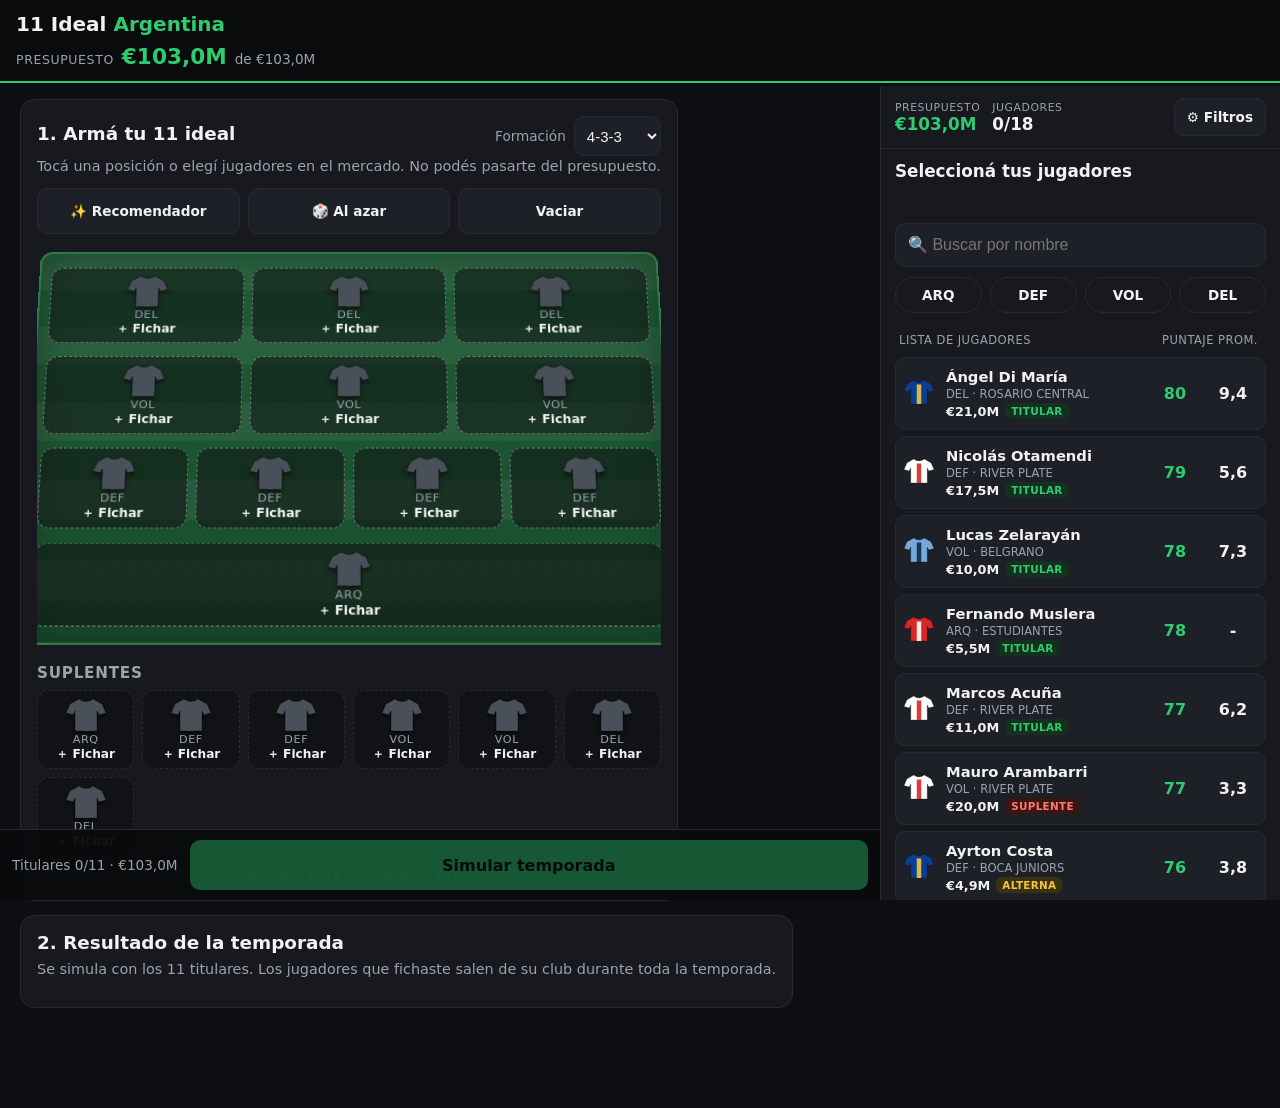
<file: ultimate-web/index.html>
<!doctype html>
<html lang="es">
<head>
  <meta charset="utf-8">
  <meta name="viewport" content="width=device-width, initial-scale=1, viewport-fit=cover">
  <meta name="theme-color" content="#0a0b0d">
  <title>11 Ideal Argentina</title>
  <link rel="stylesheet" href="estilos.css">
</head>
<body>
  <header class="encabezado">
    <h1>11 Ideal <span>Argentina</span></h1>
    <div class="presupuesto">
      <span class="presupuesto-etiqueta">Presupuesto</span>
      <strong id="presupuesto-disponible">€0</strong>
      <span class="presupuesto-total" id="presupuesto-total"></span>
    </div>
  </header>

  <div class="layout">
    <main class="zona-cancha">
      <section class="tarjeta" id="seccion-armado">
        <div class="armado-cabecera">
          <h2>1. Armá tu 11 ideal</h2>
          <label class="formacion">Formación
            <select id="formacion"></select>
          </label>
        </div>
        <p class="ayuda">Tocá una posición o elegí jugadores en el mercado. No podés pasarte del presupuesto.</p>
        <div class="acciones-armado">
          <button type="button" id="abrir-recomendador" class="boton secundario">✨ Recomendador</button>
          <button type="button" id="armar-azar" class="boton secundario">🎲 Al azar</button>
          <button type="button" id="vaciar" class="boton secundario">Vaciar</button>
        </div>
        <div class="escenario">
          <div id="cancha" class="cancha"></div>
        </div>
        <h3>Suplentes</h3>
        <div id="banco" class="banco"></div>
        <p class="progreso" id="progreso"></p>
      </section>

      <section class="tarjeta" id="seccion-torneo">
        <h2>2. Resultado de la temporada</h2>
        <p class="ayuda">Se simula con los 11 titulares. Los jugadores que fichaste salen de su club durante toda la temporada.</p>
        <div id="resultado" class="resultado" hidden></div>
      </section>
    </main>

    <aside class="mercado" id="mercado" aria-label="Mercado de jugadores">
      <div class="mercado-top">
        <div class="mercado-dato"><span>Presupuesto</span><strong id="mercado-presupuesto">€0</strong></div>
        <div class="mercado-dato"><span>Jugadores</span><strong id="mercado-jugadores">0/18</strong></div>
        <button type="button" id="mercado-filtros-btn" class="boton secundario chico">⚙ Filtros</button>
        <button type="button" id="mercado-cerrar" class="boton secundario chico solo-movil">✕</button>
      </div>

      <div id="mercado-vista-lista">
        <h2 id="mercado-titulo">Seleccioná tus jugadores</h2>
        <div id="mercado-ficha"></div>
        <input type="search" id="mercado-buscar" placeholder="🔍 Buscar por nombre" autocomplete="off">
        <div class="chips-pos" id="chips-pos">
          <button type="button" data-pos="ARQ">ARQ</button>
          <button type="button" data-pos="DEF">DEF</button>
          <button type="button" data-pos="VOL">VOL</button>
          <button type="button" data-pos="DEL">DEL</button>
        </div>
        <div class="chips-activos" id="chips-activos"></div>
        <div class="lista-cabecera"><span>Lista de jugadores</span><span>Puntaje</span><span>Prom.</span></div>
        <div id="mercado-lista" class="mercado-lista"></div>
      </div>

      <div id="mercado-vista-filtros" hidden>
        <h2>Filtros</h2>
        <label class="campo">Ordenar por
          <select id="filtro-orden">
            <option value="puntaje">Mayor puntaje</option>
            <option value="valor-asc">Más baratos</option>
            <option value="valor-desc">Más caros</option>
            <option value="relacion">Mejor puntaje por precio</option>
            <option value="goles">Más goleadores</option>
            <option value="asistencias">Más asistencias</option>
            <option value="minutos">Más minutos</option>
            <option value="prom">Mayor promedio (puntos)</option>
            <option value="nombre">Nombre</option>
          </select>
        </label>
        <label class="campo">Club
          <select id="filtro-club"></select>
        </label>
        <div class="campo">Cotización (millones de €)
          <div class="rango">
            <input type="number" id="filtro-min" min="0" step="0.1" placeholder="Mín.">
            <span>a</span>
            <input type="number" id="filtro-max" min="0" step="0.1" placeholder="Máx.">
          </div>
        </div>
        <label class="check"><input type="checkbox" id="filtro-presupuesto"> Dentro del presupuesto</label>
        <div class="acciones">
          <button type="button" id="filtros-borrar" class="boton secundario">Borrar filtros</button>
          <button type="button" id="filtros-aplicar" class="boton principal">Aplicar</button>
        </div>
      </div>
    </aside>
  </div>

  <div class="modal" id="recomendador" hidden>
    <div class="modal-caja">
      <div class="modal-cabecera">
        <button type="button" class="boton enlace" id="rec-atras" hidden>‹</button>
        <strong id="rec-titulo">¿Qué estás necesitando?</strong>
        <button type="button" class="boton enlace" id="rec-cerrar">✕</button>
      </div>
      <p class="ayuda" id="rec-ayuda">El recomendador te ayuda a completar tu equipo.</p>
      <div id="rec-opciones" class="rec-opciones"></div>
    </div>
  </div>

  <div class="barra-inferior">
    <button type="button" id="abrir-mercado" class="boton secundario solo-movil">Mercado</button>
    <span class="barra-progreso" id="progreso-barra">Titulares 0/11</span>
    <button type="button" id="simular" class="boton principal" disabled>Simular temporada</button>
  </div>

  <script src="data/jugadores.js"></script>
  <script src="motor.js"></script>
  <script src="app.js"></script>
</body>
</html>
</file>
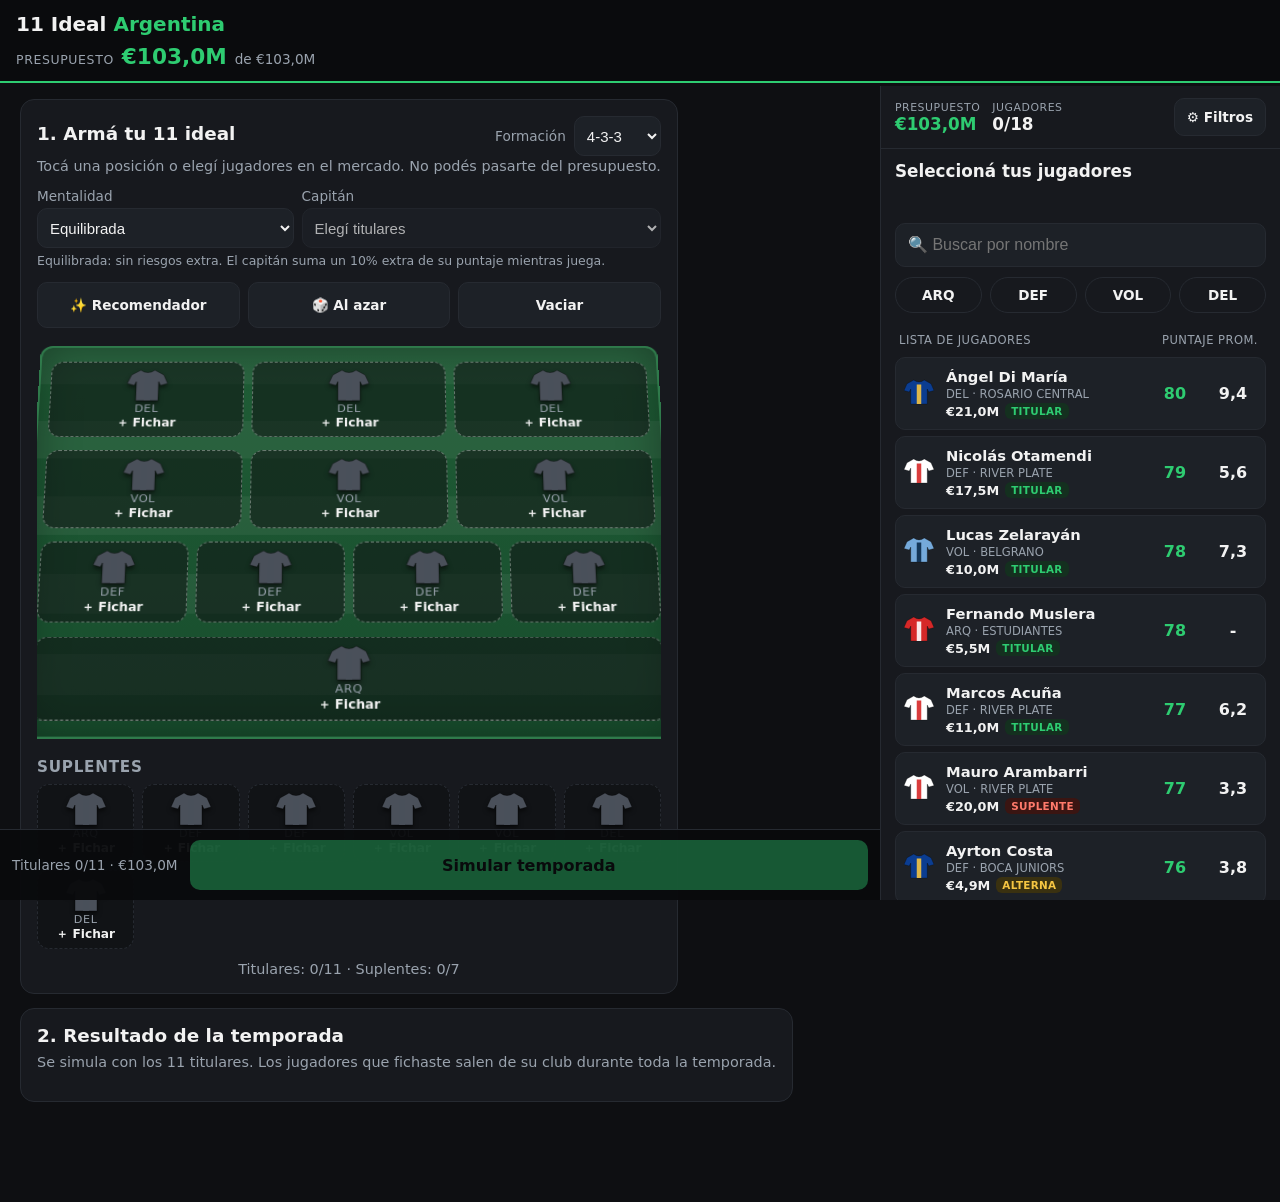
<file: web/index.html>
<!doctype html>
<html lang="es">
<head>
  <meta charset="utf-8">
  <meta name="viewport" content="width=device-width, initial-scale=1, viewport-fit=cover">
  <meta name="theme-color" content="#0a0b0d">
  <title>11 Ideal Argentina</title>
  <link rel="stylesheet" href="estilos.css?v=9">
</head>
<body>
  <header class="encabezado">
    <h1>11 Ideal <span>Argentina</span></h1>
    <div class="presupuesto">
      <span class="presupuesto-etiqueta">Presupuesto</span>
      <strong id="presupuesto-disponible">€0</strong>
      <span class="presupuesto-total" id="presupuesto-total"></span>
    </div>
  </header>

  <div class="layout">
    <main class="zona-cancha">
      <section class="tarjeta" id="seccion-armado">
        <div class="armado-cabecera">
          <h2>1. Armá tu 11 ideal</h2>
          <label class="formacion">Formación
            <select id="formacion"></select>
          </label>
        </div>
        <p class="ayuda">Tocá una posición o elegí jugadores en el mercado. No podés pasarte del presupuesto.</p>
        <div class="tacticas">
          <label class="formacion">Mentalidad
            <select id="mentalidad">
              <option value="defensiva">Defensiva</option>
              <option value="equilibrada" selected>Equilibrada</option>
              <option value="ofensiva">Ofensiva</option>
            </select>
          </label>
          <label class="formacion">Capitán
            <select id="capitan"></select>
          </label>
        </div>
        <p class="ayuda tacticas-ayuda" id="tacticas-ayuda"></p>
        <div class="acciones-armado">
          <button type="button" id="abrir-recomendador" class="boton secundario">✨ Recomendador</button>
          <button type="button" id="armar-azar" class="boton secundario">🎲 Al azar</button>
          <button type="button" id="vaciar" class="boton secundario">Vaciar</button>
        </div>
        <div class="escenario">
          <div id="cancha" class="cancha"></div>
        </div>
        <h3>Suplentes</h3>
        <div id="banco" class="banco"></div>
        <p class="progreso" id="progreso"></p>
      </section>

      <section class="tarjeta" id="seccion-torneo">
        <h2>2. Resultado de la temporada</h2>
        <p class="ayuda">Se simula con los 11 titulares. Los jugadores que fichaste salen de su club durante toda la temporada.</p>
        <div id="resultado" class="resultado" hidden></div>
      </section>
    </main>

    <aside class="mercado" id="mercado" aria-label="Mercado de jugadores">
      <div class="mercado-top">
        <div class="mercado-dato"><span>Presupuesto</span><strong id="mercado-presupuesto">€0</strong></div>
        <div class="mercado-dato"><span>Jugadores</span><strong id="mercado-jugadores">0/18</strong></div>
        <button type="button" id="mercado-filtros-btn" class="boton secundario chico">⚙ Filtros</button>
        <button type="button" id="mercado-cerrar" class="boton secundario chico solo-movil">✕</button>
      </div>

      <div id="mercado-vista-lista">
        <h2 id="mercado-titulo">Seleccioná tus jugadores</h2>
        <div id="mercado-ficha"></div>
        <input type="search" id="mercado-buscar" placeholder="🔍 Buscar por nombre" autocomplete="off">
        <div class="chips-pos" id="chips-pos">
          <button type="button" data-pos="ARQ">ARQ</button>
          <button type="button" data-pos="DEF">DEF</button>
          <button type="button" data-pos="VOL">VOL</button>
          <button type="button" data-pos="DEL">DEL</button>
        </div>
        <div class="chips-activos" id="chips-activos"></div>
        <div class="lista-cabecera"><span>Lista de jugadores</span><span>Puntaje</span><span>Prom.</span></div>
        <div id="mercado-lista" class="mercado-lista"></div>
      </div>

      <div id="mercado-vista-filtros" hidden>
        <h2>Filtros</h2>
        <label class="campo">Ordenar por
          <select id="filtro-orden">
            <option value="puntaje">Mayor puntaje</option>
            <option value="valor-asc">Más baratos</option>
            <option value="valor-desc">Más caros</option>
            <option value="relacion">Mejor puntaje por precio</option>
            <option value="goles">Más goleadores</option>
            <option value="asistencias">Más asistencias</option>
            <option value="minutos">Más minutos</option>
            <option value="prom">Mayor promedio (puntos)</option>
            <option value="nombre">Nombre</option>
          </select>
        </label>
        <label class="campo">Club
          <select id="filtro-club"></select>
        </label>
        <div class="campo">Cotización (millones de €)
          <div class="rango">
            <input type="number" id="filtro-min" min="0" step="0.1" placeholder="Mín.">
            <span>a</span>
            <input type="number" id="filtro-max" min="0" step="0.1" placeholder="Máx.">
          </div>
        </div>
        <label class="check"><input type="checkbox" id="filtro-presupuesto"> Dentro del presupuesto</label>
        <div class="acciones">
          <button type="button" id="filtros-borrar" class="boton secundario">Borrar filtros</button>
          <button type="button" id="filtros-aplicar" class="boton principal">Aplicar</button>
        </div>
      </div>
    </aside>
  </div>

  <div class="modal" id="recomendador" hidden>
    <div class="modal-caja">
      <div class="modal-cabecera">
        <button type="button" class="boton enlace" id="rec-atras" hidden>‹</button>
        <strong id="rec-titulo">¿Qué estás necesitando?</strong>
        <button type="button" class="boton enlace" id="rec-cerrar">✕</button>
      </div>
      <p class="ayuda" id="rec-ayuda">El recomendador te ayuda a completar tu equipo.</p>
      <div id="rec-opciones" class="rec-opciones"></div>
    </div>
  </div>

  <div class="modal" id="ficha-partido" hidden>
    <div class="modal-caja ficha-caja">
      <div class="modal-cabecera">
        <span></span>
        <strong id="ficha-titulo">Partido</strong>
        <button type="button" class="boton enlace" id="ficha-cerrar" aria-label="Cerrar">✕</button>
      </div>
      <div id="ficha-contenido"></div>
    </div>
  </div>

  <div class="barra-inferior">
    <button type="button" id="abrir-mercado" class="boton secundario solo-movil">Mercado</button>
    <span class="barra-progreso" id="progreso-barra">Titulares 0/11</span>
    <button type="button" id="simular" class="boton principal" disabled>Simular temporada</button>
  </div>

  <script src="data/jugadores.js?v=9"></script>
  <script src="motor.js?v=9"></script>
  <script src="relato.js?v=9"></script>
  <script src="app.js?v=9"></script>
</body>
</html>
</file>
<file: ultimate-web/estilos.css>
/* Paleta inspirada en FIFA Index: fondo casi negro, tarjetas grises oscuras y acentos verdes.
   Mobile-first: pensado primero para telefonos (360px+) y escala a escritorio. */
:root {
  --fondo: #0e0f12;
  --tarjeta: #17191e;
  --tarjeta2: #1d2127;
  --borde: #262a31;
  --texto: #f2f2f2;
  --gris: #9aa3ae;
  --verde: #2ecc71;
  --verde-oscuro: #1f8f4f;
  --rojo: #e74c3c;
  --amarillo: #f5c542;
  --radio: 14px;
}

* { box-sizing: border-box; }

html, body {
  margin: 0;
  padding: 0;
  background: var(--fondo);
  color: var(--texto);
  font-family: system-ui, -apple-system, "Segoe UI", Roboto, sans-serif;
  font-size: 16px;
  -webkit-text-size-adjust: 100%;
  -webkit-tap-highlight-color: transparent;
}

body { min-height: 100vh; padding-bottom: env(safe-area-inset-bottom); }

.encabezado {
  position: sticky;
  top: 0;
  z-index: 10;
  background: #0a0b0d;
  color: var(--texto);
  padding: calc(12px + env(safe-area-inset-top)) 16px 12px;
  display: flex;
  flex-direction: column;
  gap: 8px;
  border-bottom: 2px solid var(--verde);
}
.encabezado h1 { margin: 0; font-size: 1.25rem; line-height: 1.2; font-weight: 800; }
.encabezado h1 span { color: var(--verde); font-weight: 700; }

.torneo { display: flex; align-items: center; gap: 8px; font-size: 0.9rem; color: var(--gris); }
.torneo select {
  flex: 1;
  min-height: 44px;
  font-size: 16px;
  border-radius: 10px;
  border: 1px solid var(--borde);
  padding: 0 10px;
  background: var(--tarjeta2);
  color: var(--texto);
}

main {
  padding: 12px;
  display: flex;
  flex-direction: column;
  gap: 14px;
  max-width: 720px;
  margin: 0 auto;
}

.tarjeta {
  background: var(--tarjeta);
  border: 1px solid var(--borde);
  border-radius: var(--radio);
  padding: 16px;
}
.tarjeta h2 { margin: 0 0 6px; font-size: 1.15rem; color: var(--texto); font-weight: 800; }
.tarjeta h3 { margin: 16px 0 8px; font-size: 0.95rem; color: var(--gris); text-transform: uppercase; letter-spacing: 0.05em; }
.ayuda { margin: 0 0 12px; color: var(--gris); font-size: 0.9rem; line-height: 1.4; }

/* Cancha: filas por linea de juego */
.cancha {
  background: linear-gradient(180deg, #1f5d36 0%, #184d2d 100%);
  border: 1px solid var(--borde);
  border-radius: 12px;
  padding: 12px 8px;
  display: flex;
  flex-direction: column;
  gap: 12px;
}
.linea { display: grid; gap: 8px; justify-items: center; }
.linea-DEL { grid-template-columns: repeat(3, 1fr); }
.linea-VOL { grid-template-columns: repeat(3, 1fr); }
.linea-DEF { grid-template-columns: repeat(4, 1fr); }
.linea-ARQ { grid-template-columns: 1fr; }

.casillero {
  width: 100%;
  min-height: 64px;
  border: 1px dashed rgba(255, 255, 255, 0.35);
  border-radius: 12px;
  background: rgba(14, 15, 18, 0.55);
  color: var(--texto);
  font: inherit;
  padding: 6px 4px;
  cursor: pointer;
  display: flex;
  flex-direction: column;
  align-items: center;
  justify-content: center;
  gap: 2px;
  touch-action: manipulation;
}
.casillero.lleno {
  border: 1px solid var(--verde);
  background: var(--tarjeta2);
  color: var(--texto);
}
.casillero .pos { font-size: 0.7rem; letter-spacing: 0.05em; color: var(--gris); }
.casillero .nombre {
  font-size: 0.8rem;
  font-weight: 700;
  line-height: 1.15;
  text-align: center;
  overflow-wrap: anywhere;
}
.casillero .puntos { font-size: 0.75rem; color: var(--verde); font-weight: 700; }

.banco {
  display: grid;
  grid-template-columns: repeat(auto-fit, minmax(96px, 1fr));
  gap: 8px;
}
.banco .casillero { min-height: 56px; border-color: var(--borde); }
.banco .casillero.lleno { border-color: var(--verde-oscuro); }

.progreso { margin: 12px 0 0; font-size: 0.9rem; color: var(--gris); text-align: center; }

/* Botones: area tactil minima de 44px */
.boton {
  min-height: 48px;
  padding: 0 18px;
  border: none;
  border-radius: 10px;
  font: inherit;
  font-weight: 700;
  cursor: pointer;
  touch-action: manipulation;
  width: 100%;
}
.boton:disabled { opacity: 0.4; cursor: not-allowed; }
.boton.principal { background: var(--verde); color: #0a0b0d; }
.boton.secundario { background: var(--tarjeta2); color: var(--texto); border: 1px solid var(--borde); }
.boton.enlace { background: transparent; color: var(--verde); text-decoration: underline; min-height: 40px; margin-top: 8px; }

.acciones { display: grid; grid-template-columns: 1fr; gap: 10px; margin-top: 14px; }

/* Ruleta */
.ruleta {
  background: var(--tarjeta2);
  color: var(--texto);
  border-radius: 14px;
  padding: 26px 12px;
  text-align: center;
  min-height: 120px;
  display: flex;
  flex-direction: column;
  justify-content: center;
  gap: 6px;
  border: 1px solid var(--borde);
}
.ruleta-nombre { font-size: 1.35rem; font-weight: 700; overflow-wrap: anywhere; }
.ruleta-detalle { font-size: 0.9rem; color: var(--gris); }
.ruleta.girando .ruleta-nombre { filter: blur(0.5px); }

/* Ficha de jugador estilo FIFA Index (fondo oscuro, valoraciones verdes) */
.ficha-visor {
  background: #0a0b0d;
  border: 1px solid var(--borde);
  color: var(--texto);
  text-align: left;
  padding: 18px 16px;
  min-height: 0;
}
.ficha { display: flex; flex-direction: column; gap: 6px; }
.ficha-nombre { font-size: 1.6rem; font-weight: 800; line-height: 1.1; overflow-wrap: anywhere; }
.ficha-linea { display: flex; align-items: center; gap: 8px; font-size: 0.9rem; color: var(--gris); }
.ficha-pos { color: var(--texto); font-weight: 600; }
.ficha-sigla { background: var(--tarjeta2); border-radius: 6px; padding: 2px 8px; font-size: 0.75rem; letter-spacing: 0.04em; }
.ficha-equipo { color: #d7dce3; }
.ficha-valores { display: flex; gap: 22px; margin-top: 10px; }
.ficha-valores > div { display: flex; flex-direction: column; }
.ficha-etiqueta { font-size: 0.72rem; color: var(--gris); text-transform: uppercase; letter-spacing: 0.06em; }
.ficha-numero { font-size: 2.4rem; font-weight: 800; color: var(--verde); line-height: 1.05; }
.ficha-datos {
  display: grid;
  grid-template-columns: repeat(4, 1fr);
  gap: 8px;
  margin-top: 12px;
  padding-top: 12px;
  border-top: 1px solid var(--borde);
}
.ficha-datos > div { display: flex; flex-direction: column; font-size: 0.78rem; color: var(--gris); }
.ficha-datos strong { color: var(--texto); font-size: 1.05rem; }

/* Resultado */
.resumen {
  background: var(--tarjeta2);
  border: 1px solid var(--borde);
  border-radius: var(--radio);
  padding: 16px;
  text-align: center;
  margin-bottom: 12px;
}
.resumen .grande { font-size: 1.6rem; font-weight: 800; color: var(--verde); }
.resumen .sub { color: var(--gris); margin-top: 4px; }

.tabla-wrap {
  overflow-x: auto;
  -webkit-overflow-scrolling: touch;
  border-radius: 10px;
  border: 1px solid var(--borde);
  margin-bottom: 12px;
}
table { border-collapse: collapse; width: 100%; min-width: 520px; font-size: 0.85rem; }
th, td { padding: 8px 6px; text-align: right; white-space: nowrap; border-bottom: 1px solid var(--borde); }
th { background: var(--tarjeta2); position: sticky; top: 0; color: var(--gris); font-weight: 700; }
td { background: var(--tarjeta); }
td.equipo, th.equipo { text-align: left; position: sticky; left: 0; z-index: 1; }
th.equipo { background: var(--tarjeta2); }
tr.nosotros td { background: #14301f; font-weight: 700; color: var(--verde); }
tr.clasifica td.pos { border-left: 3px solid var(--verde); }
tr.no-clasifica td.pos { border-left: 3px solid transparent; }

.cuadro h3 { margin: 14px 0 6px; font-size: 0.95rem; color: var(--verde); }
.llave {
  border: 1px solid var(--borde);
  background: var(--tarjeta2);
  border-radius: 10px;
  padding: 10px;
  margin-bottom: 8px;
  font-size: 0.9rem;
  line-height: 1.4;
}
.llave .gana { font-weight: 700; color: var(--verde); }
.llave .detalle { color: var(--gris); font-size: 0.8rem; }
.llave.nosotros { border-color: var(--verde); }

.pie {
  text-align: center;
  color: var(--gris);
  font-size: 0.78rem;
  padding: 12px 16px 24px;
  line-height: 1.4;
}

[hidden] { display: none !important; }

/* Modos de simulacion y simulacion lenta */
.modos { display: grid; grid-template-columns: 1fr 1fr; gap: 8px; margin-bottom: 12px; }
.modos .boton { min-height: 46px; font-size: 0.9rem; }
.navegacion {
  display: grid;
  grid-template-columns: auto 1fr auto;
  gap: 8px;
  align-items: center;
  margin: 8px 0 12px;
  text-align: center;
}
.navegacion .boton { width: auto; min-height: 44px; padding: 0 12px; font-size: 0.85rem; }
.navegacion strong { font-size: 0.95rem; color: var(--texto); }
.partido {
  border: 1px solid var(--borde);
  background: var(--tarjeta2);
  border-radius: 10px;
  padding: 10px;
  margin-bottom: 8px;
  font-size: 0.9rem;
}
.partido.nosotros { border-color: var(--verde); }
.partido .marcador { font-weight: 600; margin-bottom: 6px; overflow-wrap: anywhere; }
.partido .detalle { color: var(--gris); font-size: 0.8rem; margin-top: 6px; }
.evento { font-size: 0.85rem; padding: 3px 0; border-bottom: 1px dotted var(--borde); }
.evento .equipo-ev { color: var(--gris); font-size: 0.78rem; }
.sin-eventos { color: var(--gris); font-size: 0.8rem; font-style: italic; }

/* Escritorio: dos columnas para armado y torneo */
@media (min-width: 900px) {
  main { max-width: 1100px; display: grid; grid-template-columns: 1fr 1fr; align-items: start; }
  #seccion-ruleta { grid-column: 1 / -1; }
  #seccion-torneo { grid-column: 2; }
  #seccion-armado { grid-column: 1; }
  .acciones { grid-template-columns: 1fr 1fr; }
  .casillero { min-height: 72px; }
}

/* Modos de juego y vista 2.5D de la cancha */
.modos-juego { display: grid; grid-template-columns: repeat(3, 1fr); gap: 8px; }
.modos-juego .boton { flex-direction: column; min-height: 58px; font-size: 0.9rem; }
.modos-juego .boton span { display: block; font-size: 0.7rem; font-weight: 500; color: var(--gris); margin-top: 2px; }
.modos-juego .boton.activo { background: var(--verde); color: #0a0b0d; border-color: var(--verde); }
.modos-juego .boton.activo span { color: #0a0b0d; opacity: 0.75; }

#panel-equipo { margin-top: 12px; display: flex; flex-direction: column; gap: 10px; }
/* Plantel en columnas: sin scroll interno; la pagina se desplaza sola */
.lista-equipo {
  display: grid;
  grid-template-columns: repeat(2, minmax(0, 1fr));
  gap: 6px;
}
@media (min-width: 900px) {
  .lista-equipo { grid-template-columns: repeat(3, minmax(0, 1fr)); }
}
.fila-jugador {
  display: grid;
  grid-template-columns: 52px 1fr auto;
  align-items: center;
  gap: 10px;
  min-height: 44px;
  padding: 0 12px;
  border-radius: 8px;
  border: 1px solid var(--borde);
  background: var(--tarjeta2);
  color: var(--texto);
  font: inherit;
  text-align: left;
  cursor: pointer;
}
.fila-jugador.activa { border-color: var(--verde); background: #14301f; }
.fila-pos { font-size: 0.75rem; color: var(--gris); font-weight: 700; }
.fila-nombre { font-weight: 600; overflow-wrap: anywhere; }
.fila-grl { color: var(--verde); font-weight: 800; }

/* Escenario 2.5D: la cancha se inclina en perspectiva como en Ultimate 11 */
.escenario { perspective: 900px; padding: 4px 0 10px; }
.cancha {
  transform: rotateX(16deg);
  transform-origin: 50% 0%;
  background:
    linear-gradient(180deg, rgba(255,255,255,0.05) 0 50%, transparent 50%) 0 0 / 100% 20%,
    linear-gradient(180deg, #1f5d36 0%, #184d2d 100%);
  border: 2px solid #2f7a4b;
  box-shadow: inset 0 0 40px rgba(0,0,0,0.35);
  padding: 14px 10px;
}
.cancha::before {
  content: "";
  position: absolute;
  inset: 0;
  pointer-events: none;
}
.cancha { position: relative; }
.linea { gap: 10px; }
.casillero { min-height: 74px; }
.camiseta-wrap { display: block; width: 34px; height: 30px; }
.camiseta { width: 100%; height: 100%; filter: drop-shadow(0 3px 2px rgba(0,0,0,0.5)); }
.casillero .pos { margin-top: -2px; }

/* Ajustes de diseno: modo de juego a todo el ancho, cancha contenida, camisetas erguidas,
   y barra inferior fija con el boton de simular. */
@media (min-width: 900px) {
  #seccion-modos { grid-column: 1 / -1; }
}
.escenario { padding: 6px 4px 12px; overflow: hidden; }
.cancha { transform: rotateX(10deg); width: 100%; }
.cancha .casillero { transform: rotateX(-10deg); }
.camiseta-wrap { width: 40px; height: 36px; }
main { padding-bottom: 96px; }
.barra-inferior {
  position: fixed;
  left: 0;
  right: 0;
  bottom: 0;
  z-index: 20;
  display: flex;
  align-items: center;
  gap: 12px;
  padding: 10px 12px calc(10px + env(safe-area-inset-bottom));
  background: rgba(10, 11, 13, 0.96);
  border-top: 1px solid var(--borde);
}
.barra-progreso { font-size: 0.85rem; color: var(--gris); white-space: nowrap; }
.barra-inferior .boton { width: auto; flex: 1; min-height: 50px; }

/* Orden del plantel: posicion o puntaje */
.orden-plantel { display: grid; grid-template-columns: 1fr 1fr; gap: 8px; }
.orden-plantel .boton { min-height: 40px; font-size: 0.85rem; }
.orden-plantel .boton.activo { background: var(--verde); color: #0a0b0d; border-color: var(--verde); }

/* Presupuesto en el encabezado */
.presupuesto { display: flex; align-items: baseline; gap: 8px; flex-wrap: wrap; }
.presupuesto-etiqueta { font-size: 0.78rem; color: var(--gris); text-transform: uppercase; letter-spacing: 0.05em; }
.presupuesto strong { font-size: 1.35rem; color: var(--verde); font-weight: 800; }
.presupuesto strong.negativo { color: var(--rojo); }
.presupuesto-total { font-size: 0.85rem; color: var(--gris); }

/* Mercado */
.mercado-cabecera { display: flex; align-items: center; justify-content: space-between; gap: 8px; }
.mercado-cabecera .boton.enlace { width: auto; margin: 0; }
#mercado-ficha { margin: 10px 0 12px; }
.mercado-filtros { display: grid; grid-template-columns: 1fr; gap: 8px; margin-bottom: 8px; }
.mercado-filtros input, .mercado-filtros select {
  min-height: 44px;
  font-size: 16px;
  border-radius: 10px;
  border: 1px solid var(--borde);
  padding: 0 10px;
  background: var(--tarjeta2);
  color: var(--texto);
}
.fila-mercado { grid-template-columns: 40px 1fr auto; }
.fila-mercado .fila-nombre small { display: block; font-size: 0.72rem; color: var(--gris); font-weight: 500; }
.fila-valor { font-weight: 700; color: var(--texto); font-size: 0.85rem; }
.fila-jugador.caro { opacity: 0.45; }
.fila-jugador.caro .fila-valor { color: var(--rojo); }
@media (min-width: 700px) {
  .mercado-filtros { grid-template-columns: 2fr 1.5fr 1fr; }
}

/* Simulacion lenta: partido en vivo */
.vivo { display: flex; flex-direction: column; gap: 10px; }
.vivo-cabecera { display: flex; justify-content: space-between; align-items: center; color: var(--gris); font-size: 0.85rem; }
.vivo-cabecera strong { color: var(--texto); font-size: 1rem; }
.vivo-marcador {
  display: grid;
  grid-template-columns: 1fr auto 1fr;
  align-items: center;
  gap: 10px;
  background: #0a0b0d;
  border: 1px solid var(--borde);
  border-radius: 12px;
  padding: 14px 10px;
  text-align: center;
}
.vivo-equipo { font-weight: 700; overflow-wrap: anywhere; }
.vivo-equipo.nuestro { color: var(--verde); }
.vivo-goles { font-size: 1.9rem; font-weight: 800; letter-spacing: 0.04em; }
.vivo-reloj { text-align: center; font-size: 1.1rem; font-weight: 800; color: var(--verde); }
.vivo-velocidad, .vivo-acciones { display: grid; grid-template-columns: repeat(3, 1fr); gap: 8px; }
.vivo-velocidad .boton, .vivo-acciones .boton { min-height: 44px; font-size: 0.85rem; padding: 0 8px; }
.vivo-relato {
  background: var(--tarjeta2);
  border: 1px solid var(--borde);
  border-radius: 10px;
  padding: 8px 12px;
  max-height: 340px;
  overflow-y: auto;
}
.evento.gol { color: var(--verde); font-weight: 700; }
.evento.roja { color: var(--rojo); font-weight: 700; }
.evento.final, .evento.inicio, .evento.pausa { color: var(--gris); font-style: italic; }

/* Lista del mercado: una columna en celular, mas columnas en pantallas anchas */
#mercado-lista { grid-template-columns: 1fr; }
@media (min-width: 700px) { #mercado-lista { grid-template-columns: repeat(2, minmax(0, 1fr)); } }
@media (min-width: 1100px) { #mercado-lista { grid-template-columns: repeat(3, minmax(0, 1fr)); } }

/* Nombres sin cortes a mitad de palabra */
.casillero .nombre, .fila-nombre {
  overflow-wrap: normal;
  word-break: normal;
  hyphens: none;
}
.casillero .nombre { font-size: 0.76rem; line-height: 1.15; }
@media (max-width: 420px) {
  .casillero .nombre { font-size: 0.7rem; }
  .casillero .puntos { font-size: 0.68rem; }
}
/* Mercado: columnas con ancho minimo para que el nombre entre completo */
#mercado-lista { grid-template-columns: repeat(auto-fill, minmax(260px, 1fr)); }
.fila-mercado .fila-nombre { min-width: 0; }

/* Botones de armado rapido */
.acciones-armado { display: grid; grid-template-columns: 2fr 1fr; gap: 8px; margin-bottom: 12px; }
.acciones-armado .boton { min-height: 46px; }

/* =====================================================================
   DISEÑO NUEVO: dos diseños distintos
   - App (celular, < 900px): cancha a pantalla completa, mercado como panel
     que sube desde abajo, barra inferior con "Mercado" y "Simular".
   - Escritorio (>= 900px): cancha a la izquierda y mercado fijo a la derecha.
   ===================================================================== */
.layout main.zona-cancha {
  display: flex;
  flex-direction: column;
  gap: 14px;
  max-width: none;
  margin: 0;
  padding: 12px 12px 100px;
}
.armado-cabecera { display: flex; align-items: center; justify-content: space-between; gap: 10px; flex-wrap: wrap; }
.formacion { display: flex; align-items: center; gap: 8px; color: var(--gris); font-size: 0.85rem; }
.formacion select {
  min-height: 40px; border-radius: 10px; border: 1px solid var(--borde);
  background: var(--tarjeta2); color: var(--texto); font-size: 15px; padding: 0 8px;
}
.acciones-armado { grid-template-columns: repeat(3, 1fr); }
.casillero.activo { outline: 2px solid var(--verde); outline-offset: 2px; }
.linea { display: grid; gap: 8px; }

/* Mercado (comun a los dos diseños) */
.mercado { background: var(--tarjeta); border-left: 1px solid var(--borde); display: flex; flex-direction: column; }
.mercado-top {
  display: flex; align-items: center; gap: 12px; padding: 12px 14px;
  border-bottom: 1px solid var(--borde); position: sticky; top: 0; background: var(--tarjeta); z-index: 2;
}
.mercado-dato { display: flex; flex-direction: column; }
.mercado-dato span { font-size: 0.68rem; color: var(--gris); text-transform: uppercase; letter-spacing: 0.05em; }
.mercado-dato strong { font-size: 1.05rem; }
.mercado-dato:first-child strong { color: var(--verde); }
.boton.chico { width: auto; min-height: 38px; padding: 0 12px; font-size: 0.85rem; margin-left: auto; }
.mercado-top .boton.chico + .boton.chico { margin-left: 0; }
#mercado-vista-lista, #mercado-vista-filtros { padding: 12px 14px 20px; display: flex; flex-direction: column; gap: 10px; }
.mercado h2 { margin: 0; font-size: 1.05rem; }
#mercado-buscar {
  min-height: 44px; font-size: 16px; border-radius: 10px; border: 1px solid var(--borde);
  padding: 0 12px; background: var(--tarjeta2); color: var(--texto);
}
.chips-pos { display: grid; grid-template-columns: repeat(4, 1fr); gap: 8px; }
.chips-pos button {
  min-height: 36px; border-radius: 999px; border: 1px solid var(--borde); background: transparent;
  color: var(--texto); font: inherit; font-size: 0.85rem; font-weight: 700; cursor: pointer;
}
.chips-pos button.activo { background: var(--verde); color: #0a0b0d; border-color: var(--verde); }
.chips-activos { display: flex; flex-wrap: wrap; gap: 6px; }
.chip {
  border: none; border-radius: 999px; padding: 6px 10px; font: inherit; font-size: 0.78rem;
  background: #14301f; color: var(--verde); cursor: pointer;
}
.lista-cabecera {
  display: grid; grid-template-columns: 1fr 52px 48px; font-size: 0.72rem; color: var(--gris);
  text-transform: uppercase; letter-spacing: 0.04em; padding: 0 4px;
}
.lista-cabecera span:not(:first-child) { text-align: center; }
.mercado-lista { display: flex; flex-direction: column; gap: 6px; }
.fila-gdt {
  display: grid; grid-template-columns: 34px 1fr 52px 48px; align-items: center; gap: 8px;
  padding: 10px 8px; border-radius: 10px; border: 1px solid var(--borde); background: var(--tarjeta2);
  color: var(--texto); font: inherit; text-align: left; cursor: pointer; width: 100%;
}
.fila-gdt.activa { border-color: var(--verde); background: #14301f; }
.fila-gdt.caro { opacity: 0.45; }
.fila-info { display: flex; flex-direction: column; gap: 2px; min-width: 0; }
.fila-info strong { font-size: 0.92rem; overflow-wrap: normal; word-break: normal; }
.fila-info small { font-size: 0.72rem; color: var(--gris); text-transform: uppercase; }
.fila-precio { font-size: 0.8rem; font-weight: 700; display: flex; align-items: center; gap: 6px; flex-wrap: wrap; }
.fila-num { text-align: center; font-weight: 800; }
.fila-num.verde { color: var(--verde); }
.camiseta-mini { width: 30px; height: 28px; }
.badge { font-size: 0.65rem; font-weight: 800; padding: 2px 6px; border-radius: 6px; text-transform: uppercase; letter-spacing: 0.03em; }
.badge.verde { background: #14301f; color: var(--verde); }
.badge.amarillo { background: #3a3110; color: var(--amarillo); }
.badge.rojo { background: #3a1512; color: #ff7a6b; }
.badge.gris { background: #22262c; color: var(--gris); }
.campo { display: flex; flex-direction: column; gap: 6px; font-size: 0.85rem; color: var(--gris); }
.campo select, .rango input {
  min-height: 44px; border-radius: 10px; border: 1px solid var(--borde); background: var(--tarjeta2);
  color: var(--texto); font-size: 16px; padding: 0 10px;
}
.rango { display: grid; grid-template-columns: 1fr auto 1fr; align-items: center; gap: 8px; }
.check { display: flex; align-items: center; gap: 8px; color: var(--texto); font-size: 0.9rem; }
.check input { width: 20px; height: 20px; accent-color: var(--verde); }
#mercado-vista-filtros .acciones { grid-template-columns: 1fr 1fr; }

/* Recomendador (modal) */
.modal {
  position: fixed; inset: 0; background: rgba(0,0,0,0.65); z-index: 50;
  display: flex; align-items: center; justify-content: center; padding: 16px;
}
.modal-caja {
  width: 100%; max-width: 440px; background: var(--tarjeta); border: 1px solid var(--borde);
  border-radius: 16px; padding: 16px; max-height: 90vh; overflow-y: auto;
}
.modal-cabecera { display: grid; grid-template-columns: 40px 1fr 40px; align-items: center; text-align: center; }
.modal-cabecera .boton.enlace { width: auto; margin: 0; text-decoration: none; font-size: 1.2rem; }
.rec-opciones { display: flex; flex-direction: column; gap: 8px; }
.rec-opcion {
  min-height: 52px; border-radius: 12px; border: 1px solid var(--borde); background: var(--tarjeta2);
  color: var(--verde); font: inherit; font-weight: 700; cursor: pointer; display: flex; flex-direction: column;
  align-items: center; justify-content: center; gap: 2px;
}
.rec-opcion small { color: var(--gris); font-weight: 500; font-size: 0.75rem; }

/* ---------- Diseño APP (celular y tablet chica) ---------- */
@media (max-width: 899px) {
  .layout { display: block; }
  .mercado {
    position: fixed; left: 0; right: 0; bottom: 0; height: 88vh; z-index: 40;
    border-left: none; border-top: 1px solid var(--borde); border-radius: 18px 18px 0 0;
    transform: translateY(102%); transition: transform 0.25s ease; overflow-y: auto;
    box-shadow: 0 -10px 30px rgba(0,0,0,0.5);
  }
  body.mercado-abierto .mercado { transform: translateY(0); }
  body.mercado-abierto { overflow: hidden; }
  .barra-inferior .solo-movil { display: inline-flex; align-items: center; justify-content: center; width: auto; flex: 0 0 auto; padding: 0 14px; }
  .barra-progreso { display: none; }
}

/* ---------- Diseño ESCRITORIO ---------- */
@media (min-width: 900px) {
  .solo-movil { display: none !important; }
  .layout { display: grid; grid-template-columns: minmax(0, 1fr) 400px; align-items: start; }
  .mercado {
    position: sticky; top: var(--alto-encabezado, 86px); height: calc(100vh - var(--alto-encabezado, 86px));
    overflow-y: auto;
  }
  .layout main.zona-cancha { padding: 16px 20px 100px; }
  .barra-inferior { right: 400px; }
  .escenario { max-width: 760px; margin: 0 auto; width: 100%; }
}
.solo-movil { display: none; }
@media (max-width: 899px) { .solo-movil { display: inline-flex; } }
.acciones-armado .boton { white-space: nowrap; font-size: 0.85rem; padding: 0 8px; display: flex; align-items: center; justify-content: center; gap: 4px; }
</file>
<file: web/estilos.css>
/* Paleta inspirada en FIFA Index: fondo casi negro, tarjetas grises oscuras y acentos verdes.
   Mobile-first: pensado primero para telefonos (360px+) y escala a escritorio. */
:root {
  --fondo: #0e0f12;
  --tarjeta: #17191e;
  --tarjeta2: #1d2127;
  --borde: #262a31;
  --texto: #f2f2f2;
  --gris: #9aa3ae;
  --verde: #2ecc71;
  --verde-oscuro: #1f8f4f;
  --rojo: #e74c3c;
  --amarillo: #f5c542;
  --radio: 14px;
}

* { box-sizing: border-box; }

html, body {
  margin: 0;
  padding: 0;
  background: var(--fondo);
  color: var(--texto);
  font-family: system-ui, -apple-system, "Segoe UI", Roboto, sans-serif;
  font-size: 16px;
  -webkit-text-size-adjust: 100%;
  -webkit-tap-highlight-color: transparent;
}

body { min-height: 100vh; padding-bottom: env(safe-area-inset-bottom); }

.encabezado {
  position: sticky;
  top: 0;
  z-index: 10;
  background: #0a0b0d;
  color: var(--texto);
  padding: calc(12px + env(safe-area-inset-top)) 16px 12px;
  display: flex;
  flex-direction: column;
  gap: 8px;
  border-bottom: 2px solid var(--verde);
}
.encabezado h1 { margin: 0; font-size: 1.25rem; line-height: 1.2; font-weight: 800; }
.encabezado h1 span { color: var(--verde); font-weight: 700; }

.torneo { display: flex; align-items: center; gap: 8px; font-size: 0.9rem; color: var(--gris); }
.torneo select {
  flex: 1;
  min-height: 44px;
  font-size: 16px;
  border-radius: 10px;
  border: 1px solid var(--borde);
  padding: 0 10px;
  background: var(--tarjeta2);
  color: var(--texto);
}

main {
  padding: 12px;
  display: flex;
  flex-direction: column;
  gap: 14px;
  max-width: 720px;
  margin: 0 auto;
}

.tarjeta {
  background: var(--tarjeta);
  border: 1px solid var(--borde);
  border-radius: var(--radio);
  padding: 16px;
}
.tarjeta h2 { margin: 0 0 6px; font-size: 1.15rem; color: var(--texto); font-weight: 800; }
.tarjeta h3 { margin: 16px 0 8px; font-size: 0.95rem; color: var(--gris); text-transform: uppercase; letter-spacing: 0.05em; }
.ayuda { margin: 0 0 12px; color: var(--gris); font-size: 0.9rem; line-height: 1.4; }

/* Cancha: filas por linea de juego */
.cancha {
  background: linear-gradient(180deg, #1f5d36 0%, #184d2d 100%);
  border: 1px solid var(--borde);
  border-radius: 12px;
  padding: 12px 8px;
  display: flex;
  flex-direction: column;
  gap: 12px;
}
.linea { display: grid; gap: 8px; justify-items: center; }
.linea-DEL { grid-template-columns: repeat(3, 1fr); }
.linea-VOL { grid-template-columns: repeat(3, 1fr); }
.linea-DEF { grid-template-columns: repeat(4, 1fr); }
.linea-ARQ { grid-template-columns: 1fr; }

.casillero {
  width: 100%;
  min-height: 64px;
  border: 1px dashed rgba(255, 255, 255, 0.35);
  border-radius: 12px;
  background: rgba(14, 15, 18, 0.55);
  color: var(--texto);
  font: inherit;
  padding: 6px 4px;
  cursor: pointer;
  display: flex;
  flex-direction: column;
  align-items: center;
  justify-content: center;
  gap: 2px;
  touch-action: manipulation;
}
.casillero.lleno {
  border: 1px solid var(--verde);
  background: var(--tarjeta2);
  color: var(--texto);
}
.casillero .pos { font-size: 0.7rem; letter-spacing: 0.05em; color: var(--gris); }
.casillero .nombre {
  font-size: 0.8rem;
  font-weight: 700;
  line-height: 1.15;
  text-align: center;
  overflow-wrap: anywhere;
}
.casillero .puntos { font-size: 0.75rem; color: var(--verde); font-weight: 700; }

.banco {
  display: grid;
  grid-template-columns: repeat(auto-fit, minmax(96px, 1fr));
  gap: 8px;
}
.banco .casillero { min-height: 56px; border-color: var(--borde); }
.banco .casillero.lleno { border-color: var(--verde-oscuro); }

.progreso { margin: 12px 0 0; font-size: 0.9rem; color: var(--gris); text-align: center; }

/* Botones: area tactil minima de 44px */
.boton {
  min-height: 48px;
  padding: 0 18px;
  border: none;
  border-radius: 10px;
  font: inherit;
  font-weight: 700;
  cursor: pointer;
  touch-action: manipulation;
  width: 100%;
}
.boton:disabled { opacity: 0.4; cursor: not-allowed; }
.boton.principal { background: var(--verde); color: #0a0b0d; }
.boton.secundario { background: var(--tarjeta2); color: var(--texto); border: 1px solid var(--borde); }
.boton.enlace { background: transparent; color: var(--verde); text-decoration: underline; min-height: 40px; margin-top: 8px; }

.acciones { display: grid; grid-template-columns: 1fr; gap: 10px; margin-top: 14px; }

/* Ruleta */
.ruleta {
  background: var(--tarjeta2);
  color: var(--texto);
  border-radius: 14px;
  padding: 26px 12px;
  text-align: center;
  min-height: 120px;
  display: flex;
  flex-direction: column;
  justify-content: center;
  gap: 6px;
  border: 1px solid var(--borde);
}
.ruleta-nombre { font-size: 1.35rem; font-weight: 700; overflow-wrap: anywhere; }
.ruleta-detalle { font-size: 0.9rem; color: var(--gris); }
.ruleta.girando .ruleta-nombre { filter: blur(0.5px); }

/* Ficha de jugador estilo FIFA Index (fondo oscuro, valoraciones verdes) */
.ficha-visor {
  background: #0a0b0d;
  border: 1px solid var(--borde);
  color: var(--texto);
  text-align: left;
  padding: 18px 16px;
  min-height: 0;
}
.ficha { display: flex; flex-direction: column; gap: 6px; }
.ficha-nombre { font-size: 1.6rem; font-weight: 800; line-height: 1.1; overflow-wrap: anywhere; }
.ficha-linea { display: flex; align-items: center; gap: 8px; font-size: 0.9rem; color: var(--gris); }
.ficha-pos { color: var(--texto); font-weight: 600; }
.ficha-sigla { background: var(--tarjeta2); border-radius: 6px; padding: 2px 8px; font-size: 0.75rem; letter-spacing: 0.04em; }
.ficha-equipo { color: #d7dce3; }
.ficha-valores { display: flex; gap: 22px; margin-top: 10px; }
.ficha-valores > div { display: flex; flex-direction: column; }
.ficha-etiqueta { font-size: 0.72rem; color: var(--gris); text-transform: uppercase; letter-spacing: 0.06em; }
.ficha-numero { font-size: 2.4rem; font-weight: 800; color: var(--verde); line-height: 1.05; }
.ficha-datos {
  display: grid;
  grid-template-columns: repeat(4, 1fr);
  gap: 8px;
  margin-top: 12px;
  padding-top: 12px;
  border-top: 1px solid var(--borde);
}
.ficha-datos > div { display: flex; flex-direction: column; font-size: 0.78rem; color: var(--gris); }
.ficha-datos strong { color: var(--texto); font-size: 1.05rem; }

/* Resultado */
.resumen {
  background: var(--tarjeta2);
  border: 1px solid var(--borde);
  border-radius: var(--radio);
  padding: 16px;
  text-align: center;
  margin-bottom: 12px;
}
.resumen .grande { font-size: 1.6rem; font-weight: 800; color: var(--verde); }
.resumen .sub { color: var(--gris); margin-top: 4px; }

.tabla-wrap {
  overflow-x: auto;
  -webkit-overflow-scrolling: touch;
  border-radius: 10px;
  border: 1px solid var(--borde);
  margin-bottom: 12px;
}
table { border-collapse: collapse; width: 100%; min-width: 520px; font-size: 0.85rem; }
th, td { padding: 8px 6px; text-align: right; white-space: nowrap; border-bottom: 1px solid var(--borde); }
th { background: var(--tarjeta2); position: sticky; top: 0; color: var(--gris); font-weight: 700; }
td { background: var(--tarjeta); }
td.equipo, th.equipo { text-align: left; position: sticky; left: 0; z-index: 1; }
th.equipo { background: var(--tarjeta2); }
tr.nosotros td { background: #14301f; font-weight: 700; color: var(--verde); }
tr.clasifica td.pos { border-left: 3px solid var(--verde); }
tr.no-clasifica td.pos { border-left: 3px solid transparent; }

.cuadro h3 { margin: 14px 0 6px; font-size: 0.95rem; color: var(--verde); }
.llave {
  border: 1px solid var(--borde);
  background: var(--tarjeta2);
  border-radius: 10px;
  padding: 10px;
  margin-bottom: 8px;
  font-size: 0.9rem;
  line-height: 1.4;
}
.llave .gana { font-weight: 700; color: var(--verde); }
.llave .detalle { color: var(--gris); font-size: 0.8rem; }
.llave.nosotros { border-color: var(--verde); }

.pie {
  text-align: center;
  color: var(--gris);
  font-size: 0.78rem;
  padding: 12px 16px 24px;
  line-height: 1.4;
}

[hidden] { display: none !important; }

/* Modos de simulacion y simulacion lenta */
.modos { display: grid; grid-template-columns: 1fr 1fr; gap: 8px; margin-bottom: 12px; }
.modos .boton { min-height: 46px; font-size: 0.9rem; }
.navegacion {
  display: grid;
  grid-template-columns: auto 1fr auto;
  gap: 8px;
  align-items: center;
  margin: 8px 0 12px;
  text-align: center;
}
.navegacion .boton { width: auto; min-height: 44px; padding: 0 12px; font-size: 0.85rem; }
.navegacion strong { font-size: 0.95rem; color: var(--texto); }
.partido {
  border: 1px solid var(--borde);
  background: var(--tarjeta2);
  border-radius: 10px;
  padding: 10px;
  margin-bottom: 8px;
  font-size: 0.9rem;
}
.partido.nosotros { border-color: var(--verde); }
.partido .marcador { font-weight: 600; margin-bottom: 6px; overflow-wrap: anywhere; }
.partido .detalle { color: var(--gris); font-size: 0.8rem; margin-top: 6px; }
.evento { font-size: 0.85rem; padding: 3px 0; border-bottom: 1px dotted var(--borde); }
.evento .equipo-ev { color: var(--gris); font-size: 0.78rem; }
.sin-eventos { color: var(--gris); font-size: 0.8rem; font-style: italic; }

/* Escritorio: dos columnas para armado y torneo */
@media (min-width: 900px) {
  main { max-width: 1100px; display: grid; grid-template-columns: 1fr 1fr; align-items: start; }
  #seccion-ruleta { grid-column: 1 / -1; }
  #seccion-torneo { grid-column: 2; }
  #seccion-armado { grid-column: 1; }
  .acciones { grid-template-columns: 1fr 1fr; }
  .casillero { min-height: 72px; }
}

/* Modos de juego y vista 2.5D de la cancha */
.modos-juego { display: grid; grid-template-columns: repeat(3, 1fr); gap: 8px; }
.modos-juego .boton { flex-direction: column; min-height: 58px; font-size: 0.9rem; }
.modos-juego .boton span { display: block; font-size: 0.7rem; font-weight: 500; color: var(--gris); margin-top: 2px; }
.modos-juego .boton.activo { background: var(--verde); color: #0a0b0d; border-color: var(--verde); }
.modos-juego .boton.activo span { color: #0a0b0d; opacity: 0.75; }

#panel-equipo { margin-top: 12px; display: flex; flex-direction: column; gap: 10px; }
/* Plantel en columnas: sin scroll interno; la pagina se desplaza sola */
.lista-equipo {
  display: grid;
  grid-template-columns: repeat(2, minmax(0, 1fr));
  gap: 6px;
}
@media (min-width: 900px) {
  .lista-equipo { grid-template-columns: repeat(3, minmax(0, 1fr)); }
}
.fila-jugador {
  display: grid;
  grid-template-columns: 52px 1fr auto;
  align-items: center;
  gap: 10px;
  min-height: 44px;
  padding: 0 12px;
  border-radius: 8px;
  border: 1px solid var(--borde);
  background: var(--tarjeta2);
  color: var(--texto);
  font: inherit;
  text-align: left;
  cursor: pointer;
}
.fila-jugador.activa { border-color: var(--verde); background: #14301f; }
.fila-pos { font-size: 0.75rem; color: var(--gris); font-weight: 700; }
.fila-nombre { font-weight: 600; overflow-wrap: anywhere; }
.fila-grl { color: var(--verde); font-weight: 800; }

/* Escenario 2.5D: la cancha se inclina en perspectiva (vista 2.5D) */
.escenario { perspective: 900px; padding: 4px 0 10px; }
.cancha {
  transform: rotateX(16deg);
  transform-origin: 50% 0%;
  background:
    linear-gradient(180deg, rgba(255,255,255,0.05) 0 50%, transparent 50%) 0 0 / 100% 20%,
    linear-gradient(180deg, #1f5d36 0%, #184d2d 100%);
  border: 2px solid #2f7a4b;
  box-shadow: inset 0 0 40px rgba(0,0,0,0.35);
  padding: 14px 10px;
}
.cancha::before {
  content: "";
  position: absolute;
  inset: 0;
  pointer-events: none;
}
.cancha { position: relative; }
.linea { gap: 10px; }
.casillero { min-height: 74px; }
.camiseta-wrap { display: block; width: 34px; height: 30px; }
.camiseta { width: 100%; height: 100%; filter: drop-shadow(0 3px 2px rgba(0,0,0,0.5)); }
.casillero .pos { margin-top: -2px; }

/* Ajustes de diseno: modo de juego a todo el ancho, cancha contenida, camisetas erguidas,
   y barra inferior fija con el boton de simular. */
@media (min-width: 900px) {
  #seccion-modos { grid-column: 1 / -1; }
}
.escenario { padding: 6px 4px 12px; overflow: hidden; }
.cancha { transform: rotateX(10deg); width: 100%; }
.cancha .casillero { transform: rotateX(-10deg); }
.camiseta-wrap { width: 40px; height: 36px; }
main { padding-bottom: 96px; }
.barra-inferior {
  position: fixed;
  left: 0;
  right: 0;
  bottom: 0;
  z-index: 20;
  display: flex;
  align-items: center;
  gap: 12px;
  padding: 10px 12px calc(10px + env(safe-area-inset-bottom));
  background: rgba(10, 11, 13, 0.96);
  border-top: 1px solid var(--borde);
}
.barra-progreso { font-size: 0.85rem; color: var(--gris); white-space: nowrap; }
.barra-inferior .boton { width: auto; flex: 1; min-height: 50px; }

/* Orden del plantel: posicion o puntaje */
.orden-plantel { display: grid; grid-template-columns: 1fr 1fr; gap: 8px; }
.orden-plantel .boton { min-height: 40px; font-size: 0.85rem; }
.orden-plantel .boton.activo { background: var(--verde); color: #0a0b0d; border-color: var(--verde); }

/* Presupuesto en el encabezado */
.presupuesto { display: flex; align-items: baseline; gap: 8px; flex-wrap: wrap; }
.presupuesto-etiqueta { font-size: 0.78rem; color: var(--gris); text-transform: uppercase; letter-spacing: 0.05em; }
.presupuesto strong { font-size: 1.35rem; color: var(--verde); font-weight: 800; }
.presupuesto strong.negativo { color: var(--rojo); }
.presupuesto-total { font-size: 0.85rem; color: var(--gris); }

/* Mercado */
.mercado-cabecera { display: flex; align-items: center; justify-content: space-between; gap: 8px; }
.mercado-cabecera .boton.enlace { width: auto; margin: 0; }
#mercado-ficha { margin: 10px 0 12px; }
.mercado-filtros { display: grid; grid-template-columns: 1fr; gap: 8px; margin-bottom: 8px; }
.mercado-filtros input, .mercado-filtros select {
  min-height: 44px;
  font-size: 16px;
  border-radius: 10px;
  border: 1px solid var(--borde);
  padding: 0 10px;
  background: var(--tarjeta2);
  color: var(--texto);
}
.fila-mercado { grid-template-columns: 40px 1fr auto; }
.fila-mercado .fila-nombre small { display: block; font-size: 0.72rem; color: var(--gris); font-weight: 500; }
.fila-valor { font-weight: 700; color: var(--texto); font-size: 0.85rem; }
.fila-jugador.caro { opacity: 0.45; }
.fila-jugador.caro .fila-valor { color: var(--rojo); }
@media (min-width: 700px) {
  .mercado-filtros { grid-template-columns: 2fr 1.5fr 1fr; }
}

/* Simulacion lenta: partido en vivo */
.vivo { display: flex; flex-direction: column; gap: 10px; }
.vivo-cabecera { display: flex; justify-content: space-between; align-items: center; color: var(--gris); font-size: 0.85rem; }
.vivo-cabecera strong { color: var(--texto); font-size: 1rem; }
.vivo-marcador {
  display: grid;
  grid-template-columns: 1fr auto 1fr;
  align-items: center;
  gap: 10px;
  background: #0a0b0d;
  border: 1px solid var(--borde);
  border-radius: 12px;
  padding: 14px 10px;
  text-align: center;
}
.vivo-equipo { font-weight: 700; overflow-wrap: anywhere; }
.vivo-equipo.nuestro { color: var(--verde); }
.vivo-goles { font-size: 1.9rem; font-weight: 800; letter-spacing: 0.04em; }
.vivo-reloj { text-align: center; font-size: 1.1rem; font-weight: 800; color: var(--verde); }
.vivo-velocidad, .vivo-acciones { display: grid; grid-template-columns: repeat(3, 1fr); gap: 8px; }
.vivo-velocidad .boton, .vivo-acciones .boton { min-height: 44px; font-size: 0.85rem; padding: 0 8px; }
.vivo-relato {
  background: var(--tarjeta2);
  border: 1px solid var(--borde);
  border-radius: 10px;
  padding: 8px 12px;
  max-height: 340px;
  overflow-y: auto;
}
.evento.gol { color: var(--verde); font-weight: 700; }
.evento.roja { color: var(--rojo); font-weight: 700; }
.evento.final, .evento.inicio, .evento.pausa { color: var(--gris); font-style: italic; }

/* Lista del mercado: una columna en celular, mas columnas en pantallas anchas */
#mercado-lista { grid-template-columns: 1fr; }
@media (min-width: 700px) { #mercado-lista { grid-template-columns: repeat(2, minmax(0, 1fr)); } }
@media (min-width: 1100px) { #mercado-lista { grid-template-columns: repeat(3, minmax(0, 1fr)); } }

/* Nombres sin cortes a mitad de palabra */
.casillero .nombre, .fila-nombre {
  overflow-wrap: normal;
  word-break: normal;
  hyphens: none;
}
.casillero .nombre { font-size: 0.76rem; line-height: 1.15; }
@media (max-width: 420px) {
  .casillero .nombre { font-size: 0.7rem; }
  .casillero .puntos { font-size: 0.68rem; }
}
/* Mercado: columnas con ancho minimo para que el nombre entre completo */
#mercado-lista { grid-template-columns: repeat(auto-fill, minmax(260px, 1fr)); }
.fila-mercado .fila-nombre { min-width: 0; }

/* Botones de armado rapido */
.acciones-armado { display: grid; grid-template-columns: 2fr 1fr; gap: 8px; margin-bottom: 12px; }
.acciones-armado .boton { min-height: 46px; }

/* =====================================================================
   DISEÑO NUEVO: dos diseños distintos
   - App (celular, < 900px): cancha a pantalla completa, mercado como panel
     que sube desde abajo, barra inferior con "Mercado" y "Simular".
   - Escritorio (>= 900px): cancha a la izquierda y mercado fijo a la derecha.
   ===================================================================== */
.layout main.zona-cancha {
  display: flex;
  flex-direction: column;
  gap: 14px;
  max-width: none;
  margin: 0;
  padding: 12px 12px 100px;
}
.armado-cabecera { display: flex; align-items: center; justify-content: space-between; gap: 10px; flex-wrap: wrap; }
.formacion { display: flex; align-items: center; gap: 8px; color: var(--gris); font-size: 0.85rem; }
.formacion select {
  min-height: 40px; border-radius: 10px; border: 1px solid var(--borde);
  background: var(--tarjeta2); color: var(--texto); font-size: 15px; padding: 0 8px;
}
.acciones-armado { grid-template-columns: repeat(3, 1fr); }
.tacticas { display: grid; grid-template-columns: 1fr 1.4fr; gap: 8px; margin-bottom: 4px; }
.tacticas .formacion { flex-direction: column; align-items: stretch; gap: 4px; }
.tacticas select { width: 100%; min-width: 0; }
.tacticas-ayuda { font-size: 0.78rem; margin-top: 4px; }
.casillero { position: relative; }
.brazalete {
  position: absolute; top: 2px; right: 2px; z-index: 2;
  width: 18px; height: 18px; border-radius: 50%;
  background: #f5c542; color: #111; font-size: 0.7rem; font-weight: 800;
  display: flex; align-items: center; justify-content: center;
}
.casillero.activo { outline: 2px solid var(--verde); outline-offset: 2px; }
.linea { display: grid; gap: 8px; }

/* Mercado (comun a los dos diseños) */
.mercado { background: var(--tarjeta); border-left: 1px solid var(--borde); display: flex; flex-direction: column; }
.mercado-top {
  display: flex; align-items: center; gap: 12px; padding: 12px 14px;
  border-bottom: 1px solid var(--borde); position: sticky; top: 0; background: var(--tarjeta); z-index: 2;
}
.mercado-dato { display: flex; flex-direction: column; }
.mercado-dato span { font-size: 0.68rem; color: var(--gris); text-transform: uppercase; letter-spacing: 0.05em; }
.mercado-dato strong { font-size: 1.05rem; }
.mercado-dato:first-child strong { color: var(--verde); }
.boton.chico { width: auto; min-height: 38px; padding: 0 12px; font-size: 0.85rem; margin-left: auto; }
.mercado-top .boton.chico + .boton.chico { margin-left: 0; }
#mercado-vista-lista, #mercado-vista-filtros { padding: 12px 14px 20px; display: flex; flex-direction: column; gap: 10px; }
.mercado h2 { margin: 0; font-size: 1.05rem; }
#mercado-buscar {
  min-height: 44px; font-size: 16px; border-radius: 10px; border: 1px solid var(--borde);
  padding: 0 12px; background: var(--tarjeta2); color: var(--texto);
}
.chips-pos { display: grid; grid-template-columns: repeat(4, 1fr); gap: 8px; }
.chips-pos button {
  min-height: 36px; border-radius: 999px; border: 1px solid var(--borde); background: transparent;
  color: var(--texto); font: inherit; font-size: 0.85rem; font-weight: 700; cursor: pointer;
}
.chips-pos button.activo { background: var(--verde); color: #0a0b0d; border-color: var(--verde); }
.chips-activos { display: flex; flex-wrap: wrap; gap: 6px; }
.chip {
  border: none; border-radius: 999px; padding: 6px 10px; font: inherit; font-size: 0.78rem;
  background: #14301f; color: var(--verde); cursor: pointer;
}
.lista-cabecera {
  display: grid; grid-template-columns: 1fr 52px 48px; font-size: 0.72rem; color: var(--gris);
  text-transform: uppercase; letter-spacing: 0.04em; padding: 0 4px;
}
.lista-cabecera span:not(:first-child) { text-align: center; }
.mercado-lista { display: flex; flex-direction: column; gap: 6px; }
.fila-gdt {
  display: grid; grid-template-columns: 34px 1fr 52px 48px; align-items: center; gap: 8px;
  padding: 10px 8px; border-radius: 10px; border: 1px solid var(--borde); background: var(--tarjeta2);
  color: var(--texto); font: inherit; text-align: left; cursor: pointer; width: 100%;
}
.fila-gdt.activa { border-color: var(--verde); background: #14301f; }
.fila-gdt.caro { opacity: 0.45; }
.fila-info { display: flex; flex-direction: column; gap: 2px; min-width: 0; }
.fila-info strong { font-size: 0.92rem; overflow-wrap: normal; word-break: normal; }
.fila-info small { font-size: 0.72rem; color: var(--gris); text-transform: uppercase; }
.fila-precio { font-size: 0.8rem; font-weight: 700; display: flex; align-items: center; gap: 6px; flex-wrap: wrap; }
.fila-num { text-align: center; font-weight: 800; }
.fila-num.verde { color: var(--verde); }
.camiseta-mini { width: 30px; height: 28px; }
.badge { font-size: 0.65rem; font-weight: 800; padding: 2px 6px; border-radius: 6px; text-transform: uppercase; letter-spacing: 0.03em; }
.badge.verde { background: #14301f; color: var(--verde); }
.badge.amarillo { background: #3a3110; color: var(--amarillo); }
.badge.rojo { background: #3a1512; color: #ff7a6b; }
.badge.gris { background: #22262c; color: var(--gris); }
.campo { display: flex; flex-direction: column; gap: 6px; font-size: 0.85rem; color: var(--gris); }
.campo select, .rango input {
  min-height: 44px; border-radius: 10px; border: 1px solid var(--borde); background: var(--tarjeta2);
  color: var(--texto); font-size: 16px; padding: 0 10px;
}
.rango { display: grid; grid-template-columns: 1fr auto 1fr; align-items: center; gap: 8px; }
.check { display: flex; align-items: center; gap: 8px; color: var(--texto); font-size: 0.9rem; }
.check input { width: 20px; height: 20px; accent-color: var(--verde); }
#mercado-vista-filtros .acciones { grid-template-columns: 1fr 1fr; }

/* Recomendador (modal) */
.modal {
  position: fixed; inset: 0; background: rgba(0,0,0,0.65); z-index: 50;
  display: flex; align-items: center; justify-content: center; padding: 16px;
}
.modal-caja {
  width: 100%; max-width: 440px; background: var(--tarjeta); border: 1px solid var(--borde);
  border-radius: 16px; padding: 16px; max-height: 90vh; overflow-y: auto;
}
.modal-cabecera { display: grid; grid-template-columns: 40px 1fr 40px; align-items: center; text-align: center; }
.modal-cabecera .boton.enlace { width: auto; margin: 0; text-decoration: none; font-size: 1.2rem; }
.rec-opciones { display: flex; flex-direction: column; gap: 8px; }
.rec-opcion {
  min-height: 52px; border-radius: 12px; border: 1px solid var(--borde); background: var(--tarjeta2);
  color: var(--verde); font: inherit; font-weight: 700; cursor: pointer; display: flex; flex-direction: column;
  align-items: center; justify-content: center; gap: 2px;
}
.rec-opcion small { color: var(--gris); font-weight: 500; font-size: 0.75rem; }

/* ---------- Diseño APP (celular y tablet chica) ---------- */
@media (max-width: 899px) {
  .layout { display: block; }
  .mercado {
    position: fixed; left: 0; right: 0; bottom: 0; height: 88vh; z-index: 40;
    border-left: none; border-top: 1px solid var(--borde); border-radius: 18px 18px 0 0;
    transform: translateY(102%); transition: transform 0.25s ease; overflow-y: auto;
    box-shadow: 0 -10px 30px rgba(0,0,0,0.5);
  }
  body.mercado-abierto .mercado { transform: translateY(0); }
  body.mercado-abierto { overflow: hidden; }
  .barra-inferior .solo-movil { display: inline-flex; align-items: center; justify-content: center; width: auto; flex: 0 0 auto; padding: 0 14px; }
  .barra-progreso { display: none; }
}

/* ---------- Diseño ESCRITORIO ---------- */
@media (min-width: 900px) {
  .solo-movil { display: none !important; }
  .layout { display: grid; grid-template-columns: minmax(0, 1fr) 400px; align-items: start; }
  .mercado {
    position: sticky; top: var(--alto-encabezado, 86px); height: calc(100vh - var(--alto-encabezado, 86px));
    overflow-y: auto;
  }
  .layout main.zona-cancha { padding: 16px 20px 100px; }
  .barra-inferior { right: 400px; }
  .escenario { max-width: 760px; margin: 0 auto; width: 100%; }
}
.solo-movil { display: none; }
@media (max-width: 899px) { .solo-movil { display: inline-flex; } }
.acciones-armado .boton { white-space: nowrap; font-size: 0.85rem; padding: 0 8px; display: flex; align-items: center; justify-content: center; gap: 4px; }

/* ---------- Ficha del partido: pestañas, relato, estadísticas y 11 vs 11 ---------- */
.pestanas { display: grid; grid-template-columns: repeat(4, minmax(0, 1fr)); gap: 4px; background: #0a0b0d; border: 1px solid var(--borde); border-radius: 12px; padding: 4px; margin: 10px 0 8px; }
.pestana { min-height: 40px; border: 0; border-radius: 9px; background: transparent; color: var(--gris); font: inherit; font-size: 0.85rem; padding: 0 2px; overflow: hidden; text-overflow: ellipsis; white-space: nowrap; font-weight: 700; cursor: pointer; }
.pestana.activa { background: var(--tarjeta2); color: var(--verde); box-shadow: inset 0 0 0 1px var(--borde); }
.relato-lista .evento { display: grid; grid-template-columns: 34px 22px 1fr; align-items: start; gap: 4px; padding: 6px 0; line-height: 1.35; }
.ev-min { color: var(--gris); font-weight: 700; font-variant-numeric: tabular-nums; }
.ev-ico { text-align: center; }
.evento.atajada .ev-texto, .evento.palo .ev-texto { color: var(--texto); }
.evento.afuera .ev-texto, .evento.corner .ev-texto, .evento.offside .ev-texto { color: #c9d0d8; }
.evento.amarilla .ev-texto { color: var(--amarillo); }
.tag-equipo { display: inline-block; font-size: 0.68rem; font-weight: 800; font-style: normal; padding: 1px 6px; border-radius: 5px; margin-right: 2px; vertical-align: 1px; max-width: 12em; overflow: hidden; text-overflow: ellipsis; white-space: nowrap; }
.stats { display: flex; flex-direction: column; gap: 10px; padding: 4px 2px; }
.stats-cabecera { display: flex; justify-content: space-between; }
.stat-nums { display: grid; grid-template-columns: 3em 1fr 3em; align-items: center; font-weight: 700; font-variant-numeric: tabular-nums; }
.stat-nums span:last-child { text-align: right; }
.stat-nums .gana { color: var(--verde); }
.stat-nombre { text-align: center; color: var(--gris); font-size: 0.82rem; font-weight: 600; }
.stat-barra { display: flex; gap: 3px; height: 6px; margin-top: 4px; }
.stat-barra span { display: block; height: 100%; background: #3a4049; border-radius: 3px; min-width: 2px; }
.stat-barra span.gana { background: var(--verde); }
.figura-partido { background: var(--tarjeta2); border: 1px solid var(--borde); border-radius: 10px; padding: 8px 10px; margin-bottom: 8px; font-size: 0.88rem; }
.gris { color: var(--gris); }
.once-vs { display: grid; grid-template-columns: 1fr; gap: 10px; }
.once-col { background: var(--tarjeta2); border: 1px solid var(--borde); border-radius: 10px; padding: 8px; }
.once-cabecera { display: flex; justify-content: space-between; align-items: center; margin-bottom: 4px; }
.once-total { font-weight: 800; color: var(--verde); font-variant-numeric: tabular-nums; }
.once-fila { display: grid; grid-template-columns: 34px minmax(0, 1fr) auto 28px; align-items: center; gap: 6px; padding: 4px 0; border-bottom: 1px dotted var(--borde); font-size: 0.85rem; }
.once-fila:last-child { border-bottom: 0; }
.once-pos { color: var(--gris); font-size: 0.7rem; font-weight: 800; }
.once-nombre { overflow: hidden; text-overflow: ellipsis; white-space: nowrap; }
.once-ic { font-size: 0.78rem; white-space: nowrap; }
.once-pts { text-align: right; font-weight: 800; font-variant-numeric: tabular-nums; }
.once-fila.figura .once-nombre { color: var(--verde); font-weight: 700; }
.once-fila.expulsado .once-nombre { color: var(--rojo); text-decoration: line-through; }
.pts-fila { display: grid; grid-template-columns: 34px minmax(0, 1fr) 34px; align-items: center; gap: 2px 6px; padding: 5px 0; border-bottom: 1px dotted var(--borde); font-size: 0.85rem; }
.pts-fila:last-child { border-bottom: 0; }
.pts-fila.figura .once-nombre { color: var(--verde); font-weight: 700; }
.pts-total { text-align: right; font-weight: 800; color: var(--verde); font-variant-numeric: tabular-nums; }
.pts-total.neg { color: var(--rojo); }
.pts-detalle { grid-column: 2 / 4; display: flex; flex-wrap: wrap; gap: 3px; }
.pts-chip { font-size: 0.7rem; background: #22262c; color: var(--gris); border-radius: 6px; padding: 1px 6px; white-space: nowrap; }
.pts-chip.neg { color: var(--rojo); }
.once-baja { font-size: 0.78rem; color: var(--gris); padding: 4px 0 0; overflow-wrap: anywhere; }
.evento.baja, .evento.planteo, .evento.rotacion, .evento.racha { color: var(--gris); }
.bateria { display: inline-block; vertical-align: middle; width: 22px; height: 8px; margin-left: 6px; border: 1px solid var(--gris); border-radius: 2px; position: relative; }
.bateria > span { display: block; height: 100%; background: var(--verde); }
.bateria.media > span { background: #f5c542; }
.bateria.baja > span { background: var(--rojo); }
.brazalete-mini { display: inline-flex; align-items: center; justify-content: center; width: 14px; height: 14px; border-radius: 50%; background: #f5c542; color: #111; font-size: 0.6rem; font-weight: 800; vertical-align: middle; }
.nuestros-partidos { display: flex; flex-direction: column; gap: 6px; max-height: 420px; overflow-y: auto; }
.fila-partido { display: grid; grid-template-columns: 28px 1fr auto; grid-template-areas: "res titulo ir" "res marcador ir"; align-items: center; column-gap: 10px; text-align: left; background: var(--tarjeta2); border: 1px solid var(--borde); border-radius: 10px; padding: 8px 10px; color: var(--texto); font: inherit; cursor: pointer; }
.fila-partido:hover { border-color: var(--verde); }
.res-letra { grid-area: res; width: 26px; height: 26px; border-radius: 7px; display: flex; align-items: center; justify-content: center; font-weight: 800; font-size: 0.8rem; color: #0e0f12; }
.res-letra.gana { background: var(--verde); }
.res-letra.empata { background: #9aa3ae; }
.res-letra.pierde { background: var(--rojo); color: #fff; }
.fila-partido-titulo { grid-area: titulo; color: var(--gris); font-size: 0.75rem; }
.fila-partido-marcador { grid-area: marcador; font-size: 0.88rem; overflow-wrap: anywhere; }
.fila-partido-ir { grid-area: ir; color: var(--gris); font-size: 1.3rem; }
.ficha-cuerpo { max-height: 55vh; overflow-y: auto; }
/* App: la ficha ocupa toda la pantalla de abajo hacia arriba */
@media (max-width: 899px) {
  #ficha-partido { align-items: flex-end; padding: 0; }
  #ficha-partido .ficha-caja { max-width: none; border-radius: 18px 18px 0 0; max-height: 92vh; }
  #ficha-partido .ficha-cuerpo { max-height: none; }
}
/* Escritorio: ficha ancha y los dos onces lado a lado */
@media (min-width: 900px) {
  .ficha-caja { max-width: 760px; }
  .once-vs { grid-template-columns: 1fr 1fr; }
  .vivo-relato { max-height: 460px; }
}
@media (max-width: 420px) { .pestana { font-size: 0.74rem; } }
</file>
